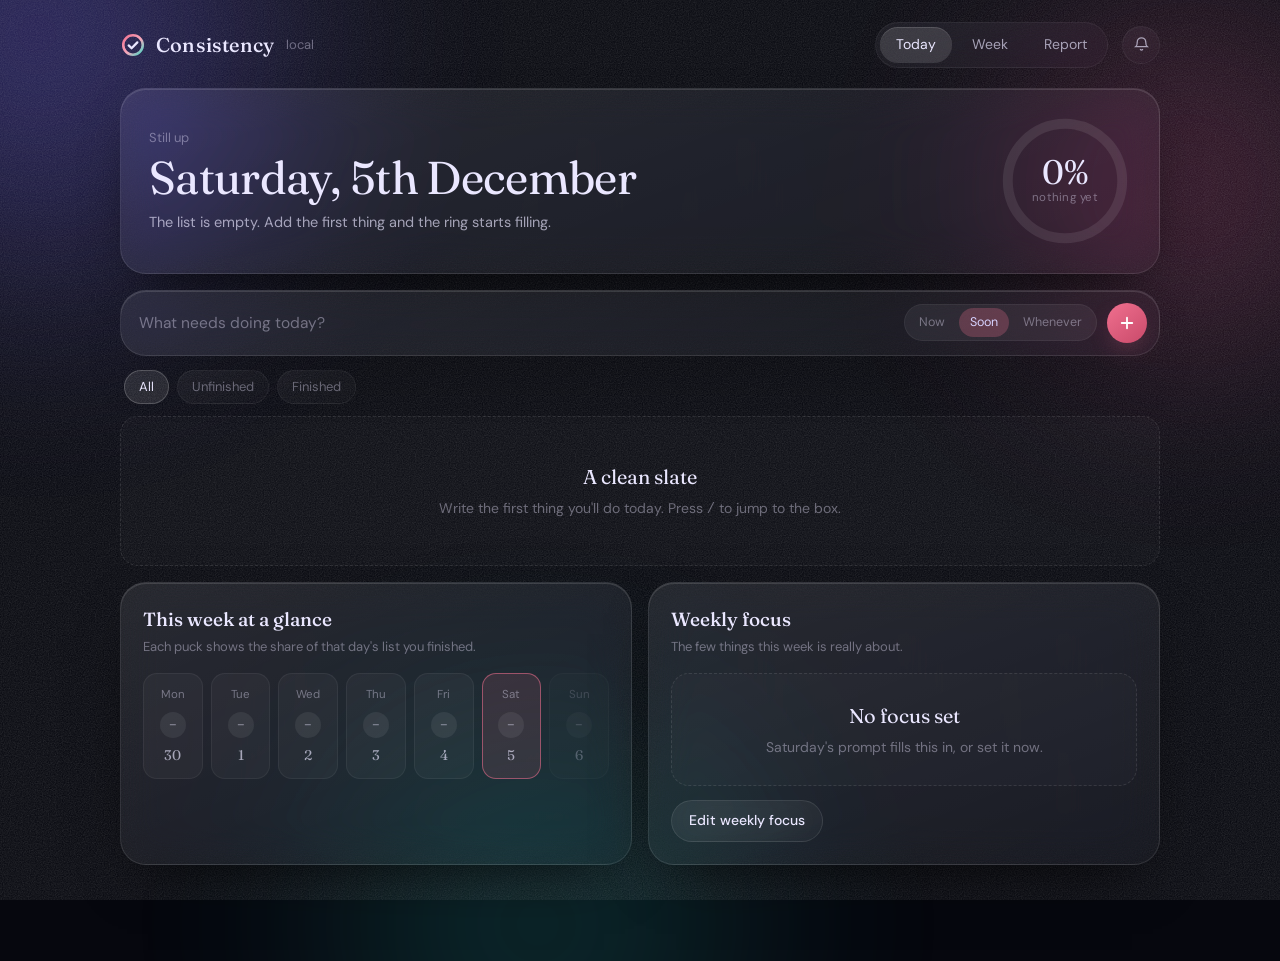
<file: index.html>
<!DOCTYPE html>
<html lang="en" data-theme="dark">
<head>
<meta charset="utf-8">
<meta name="viewport" content="width=device-width, initial-scale=1, viewport-fit=cover">
<title>Consistency — daily tasks</title>
<link rel="manifest" href="./manifest.json">
<link rel="icon" href="./icon-192.png">
<link rel="apple-touch-icon" href="./apple-touch-icon.png">
<meta name="theme-color" content="#06070E">
<meta name="apple-mobile-web-app-capable" content="yes">
<meta name="apple-mobile-web-app-status-bar-style" content="black-translucent">
<meta name="apple-mobile-web-app-title" content="Consistency">

<link rel="preconnect" href="https://fonts.googleapis.com">
<link rel="preconnect" href="https://fonts.gstatic.com" crossorigin>
<link href="https://fonts.googleapis.com/css2?family=Fraunces:opsz,wght@9..144,300;9..144,400;9..144,500;9..144,600&family=DM+Sans:opsz,wght@9..40,400;9..40,500;9..40,700&display=swap" rel="stylesheet">
<style>
:root{
  --bg:#06070E;
  --ink:#EAE7FF;
  --ink-2:rgba(234,231,255,.66);
  --ink-3:rgba(234,231,255,.40);
  --line:rgba(255,255,255,.10);
  --line-2:rgba(255,255,255,.055);
  --peri:#8B8CFF;
  --peri-2:#B7A6FF;
  --peri-deep:#6E5BFF;
  --peri-rgb:139,140,255;
  --teal:#3FD8C6;
  --rose:#FF78B4;
  --amber:#FFB449;
  --glass:linear-gradient(158deg,rgba(255,255,255,.085),rgba(255,255,255,.025));
  --glass-soft:linear-gradient(158deg,rgba(255,255,255,.055),rgba(255,255,255,.015));
  --blur:blur(22px) saturate(150%);
  --r-lg:26px; --r-md:18px; --r-sm:12px;
  --shadow:0 24px 60px -28px rgba(0,0,0,.85);
  --inset:inset 0 1px 0 rgba(255,255,255,.13);
  box-sizing:border-box;
  padding-top:env(safe-area-inset-top,0px);
  padding-bottom:env(safe-area-inset-bottom,0px);
  color-scheme:dark;
}
*,*::before,*::after{box-sizing:inherit}
html{scroll-padding-top:env(safe-area-inset-top,0px);-webkit-text-size-adjust:100%}
body{
  margin:0;background:var(--bg);color:var(--ink);
  font-family:"DM Sans",ui-sans-serif,system-ui,-apple-system,"Segoe UI",sans-serif;
  font-size:15px;line-height:1.55;min-height:100%;
  -webkit-font-smoothing:antialiased;overflow-x:hidden;
}
button,input,select,textarea{font:inherit;color:inherit}
button{cursor:pointer;background:none;border:0}
:focus-visible{outline:2px solid var(--peri-2);outline-offset:3px;border-radius:8px}

/* ---------- aurora ---------- */
.aurora{position:fixed;inset:-20vh -10vw;z-index:-1;pointer-events:none;filter:blur(90px);opacity:.75}
.aurora i{position:absolute;display:block;border-radius:50%}
.b1{width:52vw;height:52vw;left:-8vw;top:-6vh;background:radial-gradient(circle at 40% 40%,rgba(112,96,255,.55),transparent 65%)}
.b2{width:46vw;height:46vw;right:-6vw;top:8vh;background:radial-gradient(circle at 50% 50%,rgba(255,88,160,.36),transparent 65%)}
.b3{width:60vw;height:44vw;left:22vw;bottom:-14vh;background:radial-gradient(circle at 50% 50%,rgba(40,200,190,.30),transparent 66%)}
.grain{position:fixed;inset:0;z-index:-1;pointer-events:none;opacity:.35;
  background-image:url("data:image/svg+xml;utf8,<svg xmlns='http://www.w3.org/2000/svg' width='160' height='160'><filter id='n'><feTurbulence type='fractalNoise' baseFrequency='.85' numOctaves='3'/><feColorMatrix type='saturate' values='0'/></filter><rect width='160' height='160' filter='url(%23n)' opacity='.5'/></svg>")}
@media (prefers-reduced-motion:no-preference){
  .b1{animation:drift1 34s ease-in-out infinite alternate}
  .b2{animation:drift2 41s ease-in-out infinite alternate}
  .b3{animation:drift3 47s ease-in-out infinite alternate}
}
@keyframes drift1{to{transform:translate3d(6vw,5vh,0) scale(1.12)}}
@keyframes drift2{to{transform:translate3d(-5vw,7vh,0) scale(1.08)}}
@keyframes drift3{to{transform:translate3d(4vw,-6vh,0) scale(1.1)}}

/* ---------- glass ---------- */
.glass{background:var(--glass);backdrop-filter:var(--blur);-webkit-backdrop-filter:var(--blur);
  border:1px solid var(--line);border-radius:var(--r-lg);box-shadow:var(--shadow),var(--inset)}

.wrap{max-width:1080px;margin:0 auto;padding:22px 20px 96px}

/* ---------- top bar ---------- */
.top{display:flex;align-items:center;gap:14px;margin-bottom:20px;flex-wrap:wrap}
.mark{display:flex;align-items:center;gap:10px;margin-right:auto}
.mark svg{width:26px;height:26px;flex:none}
.mark b{font-family:"Fraunces",Georgia,serif;font-weight:500;font-size:20px;letter-spacing:.01em}
.mark span{color:var(--ink-3);font-size:13px;margin-left:2px}
.tabs{display:flex;gap:4px;padding:4px;border-radius:999px;background:var(--glass-soft);
  backdrop-filter:var(--blur);-webkit-backdrop-filter:var(--blur);border:1px solid var(--line-2)}
.tabs button{padding:7px 16px;border-radius:999px;font-size:14px;color:var(--ink-2);transition:color .18s,background .18s}
.tabs button[aria-selected="true"]{background:rgba(255,255,255,.12);color:var(--ink);box-shadow:var(--inset)}
.icon-btn{width:38px;height:38px;border-radius:50%;display:grid;place-items:center;color:var(--ink-2);
  background:var(--glass-soft);border:1px solid var(--line-2);backdrop-filter:var(--blur);transition:color .18s,border-color .18s}
.icon-btn:hover{color:var(--ink);border-color:var(--line)}
.icon-btn svg{width:17px;height:17px}

/* ---------- hero ---------- */
.hero{padding:26px 28px;display:flex;gap:26px;align-items:center;margin-bottom:16px}
.hero-txt{min-width:0;flex:1}
.eyebrow{color:var(--ink-3);font-size:13px;margin:0 0 6px}
.date{font-family:"Fraunces",Georgia,serif;font-weight:400;font-size:clamp(30px,6vw,46px);
  line-height:1.03;letter-spacing:-.015em;margin:0 0 10px}
.hero-sub{margin:0;color:var(--ink-2);font-size:14.5px;max-width:46ch}
.hero-sub b{color:var(--ink);font-weight:500}
.ring{position:relative;flex:none;width:132px;height:132px}
.ring svg{transform:rotate(-90deg);width:100%;height:100%}
.ring circle{fill:none;stroke-linecap:round}
.ring .track{stroke:rgba(255,255,255,.09);stroke-width:9}
.ring .fill{stroke:url(#ringgrad);stroke-width:9;transition:stroke-dashoffset .6s cubic-bezier(.22,1,.36,1)}
.ring-num{position:absolute;inset:0;display:grid;place-content:center;text-align:center}
.ring-num b{font-family:"Fraunces",Georgia,serif;font-weight:400;font-size:34px;line-height:1;display:block}
.ring-num small{color:var(--ink-3);font-size:11.5px;letter-spacing:.02em}
@media(max-width:620px){.hero{flex-direction:column-reverse;align-items:flex-start;padding:22px}
  .ring{width:104px;height:104px}.ring-num b{font-size:27px}}

/* ---------- ritual banner ---------- */
.ritual{display:none;gap:16px;align-items:center;padding:18px 22px;margin-bottom:16px;
  border-color:rgba(255,180,73,.32);
  background:linear-gradient(158deg,rgba(255,180,73,.17),rgba(255,180,73,.05))}
.ritual.show{display:flex}
.nudge{display:none;gap:12px;align-items:center;padding:12px 18px;margin-bottom:16px;border-radius:16px;
  border-color:var(--line);background:var(--glass-soft)}
.nudge.show{display:flex}
.nudge p{margin:0;font-size:13.5px;color:var(--ink-2);flex:1;min-width:0}
.nudge p b{color:var(--ink);font-weight:500}
.nudge .acts{display:flex;gap:8px;flex:none}
.nudge .btn{padding:7px 14px;font-size:13px}
@media(max-width:560px){.nudge{flex-wrap:wrap}.nudge .acts{width:100%}.nudge .acts .btn{flex:1}}
.ritual .dot{width:34px;height:34px;border-radius:50%;flex:none;display:grid;place-items:center;
  background:rgba(255,180,73,.18);color:var(--amber)}
.ritual .dot svg{width:17px;height:17px}
.ritual p{margin:0;font-size:14.5px}
.ritual p b{display:block;font-family:"Fraunces",Georgia,serif;font-weight:500;font-size:17px;margin-bottom:1px}
.ritual p span{color:var(--ink-2)}
.ritual .acts{margin-left:auto;display:flex;gap:8px;flex:none}
@media(max-width:620px){.ritual{flex-wrap:wrap}.ritual .acts{margin-left:0;width:100%}}
.ritual.dusk{border-color:rgba(63,216,198,.28);background:linear-gradient(158deg,rgba(63,216,198,.15),rgba(63,216,198,.04))}
.ritual.dusk .dot{background:rgba(63,216,198,.16);color:var(--teal)}
.btn-teal{background:linear-gradient(140deg,var(--teal),#22A79C);border-color:transparent;color:#04211E;font-weight:700;
  box-shadow:0 10px 28px -12px rgba(63,216,198,.75)}

/* carry-over prompt */
.carry{display:none;padding:18px 20px;margin-bottom:14px;border-color:rgba(255,180,73,.26);
  background:linear-gradient(158deg,rgba(255,180,73,.12),rgba(255,255,255,.02))}
.carry.show{display:block}
.carry h4{margin:0 0 2px;font-family:"Fraunces",Georgia,serif;font-weight:500;font-size:17px}
.carry .hint{margin:0 0 13px;color:var(--ink-2);font-size:13.5px}
.carry-list{display:flex;flex-direction:column;gap:6px;margin-bottom:14px;max-height:230px;overflow-y:auto}
.carry-item{display:flex;align-items:center;gap:11px;padding:9px 12px;border-radius:12px;
  border:1px solid var(--line-2);background:rgba(255,255,255,.04);font-size:14.5px}
.carry-item .check{width:20px;height:20px;border-radius:6px}
.carry-item.on .check{background:linear-gradient(140deg,var(--amber),#F08A2E);border-color:transparent}
.carry-item.on .check svg{stroke-dashoffset:0}
.carry-item:not(.on) span{opacity:.5;text-decoration:line-through;text-decoration-color:rgba(234,231,255,.35)}
.carry-item span{flex:1;min-width:0;word-break:break-word}
.carry-acts{display:flex;gap:9px;flex-wrap:wrap}

.note{width:100%;min-height:92px;resize:vertical;padding:13px 15px;border-radius:14px;
  border:1px solid var(--line-2);background:rgba(255,255,255,.05);outline:none;font-size:15px;line-height:1.5}
.note::placeholder{color:var(--ink-3)}
.review-open{margin:0 0 10px;padding:0;list-style:none;display:flex;flex-wrap:wrap;gap:6px}
.review-open li{font-size:12.5px;padding:3px 9px;border-radius:999px;background:rgba(255,255,255,.055);
  border:1px solid var(--line-2);color:var(--ink-2)}
.saved-note{margin-top:16px;padding:14px 16px;border-radius:14px;border:1px solid rgba(63,216,198,.22);
  background:rgba(63,216,198,.07);font-size:14px;line-height:1.55;white-space:pre-wrap}
.saved-note em{display:block;font-style:normal;color:var(--ink-3);font-size:12px;margin-bottom:5px}

/* ---------- buttons ---------- */
.btn{padding:9px 17px;border-radius:999px;font-size:14px;font-weight:500;border:1px solid var(--line);
  background:var(--glass-soft);backdrop-filter:var(--blur);transition:transform .15s,border-color .18s,background .18s}
.btn:hover{border-color:rgba(255,255,255,.22)}
.btn:active{transform:scale(.97)}
.btn-primary{background:linear-gradient(140deg,var(--peri),var(--peri-deep));border-color:transparent;color:#fff;
  box-shadow:0 10px 28px -12px rgba(var(--peri-rgb),.75)}
.btn-amber{background:linear-gradient(140deg,var(--amber),#F08A2E);border-color:transparent;color:#2A1600;
  box-shadow:0 10px 28px -12px rgba(255,170,60,.8);font-weight:700}
.btn-ghost{color:var(--ink-2)}

/* ---------- compose ---------- */
.compose{padding:12px 12px 12px 18px;display:flex;gap:10px;align-items:center;margin-bottom:14px}
.compose input[type=text]{flex:1;min-width:0;background:none;border:0;font-size:15.5px;padding:8px 0}
.compose input::placeholder{color:var(--ink-3)}
.seg{display:flex;gap:3px;padding:3px;border-radius:999px;background:rgba(255,255,255,.06);border:1px solid var(--line-2);flex:none}
.seg button{padding:5px 11px;border-radius:999px;font-size:12.5px;color:var(--ink-3);transition:.16s}
.seg button[aria-pressed="true"]{color:var(--ink);background:rgba(255,255,255,.12)}
.seg button[data-p="now"][aria-pressed="true"]{color:#FFD9E7;background:rgba(255,120,180,.24)}
.seg button[data-p="soon"][aria-pressed="true"]{color:#D7D3FF;background:rgba(var(--peri-rgb),.26)}
.seg button[data-p="idle"][aria-pressed="true"]{color:#BFF4ED;background:rgba(63,216,198,.2)}
.add-btn{width:40px;height:40px;border-radius:50%;flex:none;display:grid;place-items:center;
  background:linear-gradient(140deg,var(--peri),var(--peri-deep));color:#fff;box-shadow:0 10px 26px -12px rgba(var(--peri-rgb),.8);transition:transform .15s}
.add-btn:active{transform:scale(.93)}
.add-btn svg{width:18px;height:18px}
@media(max-width:620px){.compose{flex-wrap:wrap;padding:14px}.compose input[type=text]{width:100%;flex:1 0 100%}}

/* ---------- filters ---------- */
.filters{display:flex;align-items:center;gap:8px;margin:0 4px 12px;flex-wrap:wrap}
.chip{padding:6px 14px;border-radius:999px;font-size:13px;color:var(--ink-3);border:1px solid var(--line-2);
  background:var(--glass-soft);transition:.16s}
.chip[aria-pressed="true"]{color:var(--ink);border-color:rgba(255,255,255,.2);background:rgba(255,255,255,.1)}
.filters .spacer{margin-left:auto}
.mini{font-size:13px;color:var(--ink-3)}

/* ---------- task list ---------- */
.list{display:flex;flex-direction:column;gap:9px}
.task{display:flex;align-items:flex-start;gap:14px;padding:15px 16px;border-radius:var(--r-md);
  background:var(--glass-soft);backdrop-filter:var(--blur);-webkit-backdrop-filter:var(--blur);
  border:1px solid var(--line-2);box-shadow:var(--inset);transition:border-color .2s,background .2s,opacity .25s}
.task:hover{border-color:var(--line)}
.task.done{opacity:.5}
.task .bar{width:3px;align-self:stretch;border-radius:3px;flex:none;margin:1px 2px 1px -4px}
.p-now .bar{background:var(--rose)} .p-soon .bar{background:var(--peri)} .p-idle .bar{background:var(--teal)}
.check{width:23px;height:23px;border-radius:8px;flex:none;margin-top:1px;border:1.5px solid rgba(255,255,255,.28);
  display:grid;place-items:center;transition:.2s}
.check svg{width:13px;height:13px;stroke-dasharray:22;stroke-dashoffset:22;transition:stroke-dashoffset .3s ease .05s}
.task.done .check{background:linear-gradient(140deg,var(--peri),var(--peri-deep));border-color:transparent}
.task.done .check svg{stroke-dashoffset:0}
.task:not(.done) .check:hover{border-color:var(--peri-2);background:rgba(var(--peri-rgb),.14)}
.body{flex:1;min-width:0}
.txt{font-size:15px;word-break:break-word;border-radius:6px;padding:1px 3px;margin:-1px -3px}
.task.done .txt{text-decoration:line-through;text-decoration-color:rgba(234,231,255,.45)}
.txt[contenteditable="true"]{background:rgba(255,255,255,.08);outline:none}
.meta{display:flex;gap:8px;align-items:center;margin-top:4px;font-size:12px;color:var(--ink-3);flex-wrap:wrap}
.tag{padding:2px 8px;border-radius:999px;background:rgba(255,255,255,.08);border:1px solid var(--line-2)}
.tag.carry{color:var(--amber);border-color:rgba(255,180,73,.3);background:rgba(255,180,73,.12)}
.kill{width:30px;height:30px;border-radius:50%;flex:none;display:grid;place-items:center;color:var(--ink-3);
  opacity:0;transition:.18s}
.task:hover .kill,.task:focus-within .kill{opacity:1}
.kill:hover{color:var(--rose);background:rgba(255,120,180,.14)}
.kill svg{width:15px;height:15px}
@media(hover:none){.kill{opacity:1}}

.empty{padding:44px 24px;text-align:center;border-radius:var(--r-md);border:1px dashed var(--line);background:rgba(255,255,255,.02)}
.empty b{display:block;font-family:"Fraunces",Georgia,serif;font-weight:400;font-size:20px;margin-bottom:5px}
.empty span{color:var(--ink-3);font-size:14px}

/* ---------- panels / grid ---------- */
.grid{display:grid;gap:16px;grid-template-columns:repeat(auto-fit,minmax(290px,1fr));margin-top:16px}
.panel{padding:22px}
.panel h3{margin:0 0 3px;font-family:"Fraunces",Georgia,serif;font-weight:500;font-size:19px}
.panel .hint{margin:0 0 16px;color:var(--ink-3);font-size:13px}
.section-head{display:flex;align-items:baseline;gap:12px;margin:26px 4px 12px}
.section-head h2{margin:0;font-family:"Fraunces",Georgia,serif;font-weight:400;font-size:24px}
.section-head p{margin:0;color:var(--ink-3);font-size:13px}

/* week strip */
.week-strip{display:grid;grid-template-columns:repeat(7,1fr);gap:8px}
.wday{padding:12px 4px 11px;border-radius:14px;text-align:center;border:1px solid var(--line-2);
  background:rgba(255,255,255,.035);transition:.2s}
.wday.today{border-color:rgba(var(--peri-rgb),.55);background:rgba(var(--peri-rgb),.12)}
.wday.future{opacity:.42}
.wday em{display:block;font-style:normal;font-size:11.5px;color:var(--ink-3);margin-bottom:8px}
.wday .puck{width:26px;height:26px;margin:0 auto;border-radius:50%;display:grid;place-items:center;
  font-size:11px;font-weight:700;color:var(--bg);background:rgba(255,255,255,.1);position:relative}
.wday .puck.none{color:var(--ink-3);background:rgba(255,255,255,.07)}
.wday b{display:block;margin-top:7px;font-family:"Fraunces",Georgia,serif;font-weight:400;font-size:14px;color:var(--ink-2)}

/* focus list */
.focus{display:flex;flex-direction:column;gap:8px;margin-bottom:14px}
.focus-row{display:flex;align-items:center;gap:12px;padding:11px 14px;border-radius:14px;
  border:1px solid rgba(255,180,73,.16);background:rgba(255,180,73,.06);transition:.2s}
.focus-row.done{opacity:.5}
.focus-row .check{border-radius:50%;width:21px;height:21px}
.focus-row.done .check{background:linear-gradient(140deg,var(--amber),#F08A2E);border-color:transparent}
.focus-row span{flex:1;font-size:14.5px}
.focus-row.done span{text-decoration:line-through}

/* stats */
.stats{display:grid;gap:10px;grid-template-columns:repeat(auto-fit,minmax(132px,1fr))}
.stat{padding:16px;border-radius:var(--r-md);background:var(--glass-soft);border:1px solid var(--line-2);box-shadow:var(--inset)}
.stat b{display:block;font-family:"Fraunces",Georgia,serif;font-weight:400;font-size:30px;line-height:1.1;letter-spacing:-.01em}
.stat span{color:var(--ink-3);font-size:12.5px}
.stat.accent b{background:linear-gradient(120deg,var(--peri-2),var(--teal));-webkit-background-clip:text;background-clip:text;color:transparent}

/* chart */
.chart-scroll{overflow-x:auto;padding-bottom:4px}
.chart{display:flex;align-items:flex-end;gap:7px;height:150px;min-width:380px}
.col{flex:1;display:flex;flex-direction:column;justify-content:flex-end;align-items:center;gap:7px;height:100%}
.col .stack{width:100%;max-width:26px;height:100%;display:flex;flex-direction:column;justify-content:flex-end;
  border-radius:8px;overflow:hidden;background:rgba(255,255,255,.05)}
.col .filled{background:linear-gradient(180deg,var(--peri-2),var(--peri-deep));border-radius:8px 8px 0 0;min-height:3px;
  transition:height .5s cubic-bezier(.22,1,.36,1)}
.col .rest{background:rgba(255,255,255,.07)}
.col em{font-style:normal;font-size:10.5px;color:var(--ink-3);white-space:nowrap}
.legend{display:flex;gap:16px;margin-top:14px;font-size:12.5px;color:var(--ink-3);flex-wrap:wrap}
.legend i{width:9px;height:9px;border-radius:3px;display:inline-block;margin-right:6px;vertical-align:1px}

/* log */
.log{display:flex;flex-direction:column;gap:2px;max-height:340px;overflow-y:auto;margin:-4px -6px;padding:4px 6px}
.log-day{padding:12px 4px;border-bottom:1px solid var(--line-2)}
.log-day:last-child{border-bottom:0}
.log-head{display:flex;align-items:baseline;gap:10px}
.log-head b{font-family:"Fraunces",Georgia,serif;font-weight:400;font-size:15px}
.log-head span{color:var(--ink-3);font-size:12.5px;margin-left:auto}
.log-items{margin:7px 0 0;padding:0;list-style:none;display:flex;flex-wrap:wrap;gap:6px}
.log-items li{font-size:12.5px;padding:3px 9px;border-radius:999px;background:rgba(255,255,255,.055);
  border:1px solid var(--line-2);color:var(--ink-2)}
.log-items li.ok{color:var(--ink);border-color:rgba(var(--peri-rgb),.3);background:rgba(var(--peri-rgb),.13)}

/* dialog */
dialog{border:0;padding:0;background:none;color:var(--ink);max-width:min(520px,92vw);width:100%}
dialog::backdrop{background:rgba(3,4,10,.72);backdrop-filter:blur(6px)}
.sheet{padding:26px}
.sheet h3{margin:0 0 4px;font-family:"Fraunces",Georgia,serif;font-weight:500;font-size:23px}
.sheet .hint{margin:0 0 18px;color:var(--ink-2);font-size:14px}
.field{display:flex;align-items:center;gap:11px;padding:10px 14px;border-radius:14px;margin-bottom:9px;
  border:1px solid var(--line-2);background:rgba(255,255,255,.05)}
.field em{font-style:normal;color:var(--ink-3);font-size:13px;width:14px;flex:none;font-family:"Fraunces",serif}
.field input{flex:1;min-width:0;background:none;border:0;outline:none;font-size:15px}
.field input::placeholder{color:var(--ink-3)}
.sheet-acts{display:flex;gap:9px;justify-content:flex-end;margin-top:18px;flex-wrap:wrap}
.settings-row{display:flex;align-items:center;gap:12px;padding:13px 0;border-bottom:1px solid var(--line-2)}
.settings-row:last-of-type{border-bottom:0}
.settings-row div{flex:1;min-width:0}
.settings-row b{display:block;font-weight:500;font-size:14.5px}
.settings-row small{color:var(--ink-3);font-size:12.5px;display:block;line-height:1.45}

/* toast */
.toast{position:fixed;left:50%;transform:translate(-50%,20px);bottom:calc(22px + env(safe-area-inset-bottom,0px));
  padding:12px 20px;border-radius:999px;font-size:14px;opacity:0;pointer-events:none;transition:.28s;z-index:60;
  background:var(--glass);backdrop-filter:var(--blur);border:1px solid var(--line);box-shadow:var(--shadow)}
.toast.show{opacity:1;transform:translate(-50%,0)}
.hide{display:none !important}
::-webkit-scrollbar{width:9px;height:9px}
::-webkit-scrollbar-thumb{background:rgba(255,255,255,.13);border-radius:9px}
::-webkit-scrollbar-track{background:transparent}
</style>
</head>
<body>
<div class="aurora"><i class="b1"></i><i class="b2"></i><i class="b3"></i></div>
<div class="grain"></div>

<svg width="0" height="0" style="position:absolute" aria-hidden="true"><defs>
  <linearGradient id="ringgrad" x1="0" y1="0" x2="1" y2="1">
    <stop offset="0%" style="stop-color:var(--peri)"/><stop offset="55%" style="stop-color:var(--peri-2)"/><stop offset="100%" style="stop-color:var(--teal)"/>
  </linearGradient>
</defs></svg>

<div class="wrap">
  <header class="top">
    <div class="mark">
      <svg viewBox="0 0 24 24" fill="none" aria-hidden="true">
        <circle cx="12" cy="12" r="9" stroke="url(#ringgrad)" stroke-width="2.4"/>
        <path d="M8 12.4l2.7 2.6L16 9.6" stroke="#EAE7FF" stroke-width="2.1" stroke-linecap="round" stroke-linejoin="round"/>
      </svg>
      <b>Consistency</b><span id="syncNote">local</span>
    </div>
    <nav class="tabs" role="tablist" aria-label="Sections">
      <button role="tab" data-view="today" aria-selected="true">Today</button>
      <button role="tab" data-view="week" aria-selected="false">Week</button>
      <button role="tab" data-view="report" aria-selected="false">Report</button>
    </nav>
    <button class="icon-btn" id="openSettings" title="Reminders and data" aria-label="Reminders and data">
      <svg viewBox="0 0 24 24" fill="none" stroke="currentColor" stroke-width="1.8" stroke-linecap="round">
        <path d="M18 8.5a6 6 0 10-12 0c0 5-2 6.5-2 6.5h16s-2-1.5-2-6.5z"/><path d="M10.4 19a1.9 1.9 0 003.2 0"/>
      </svg>
    </button>
  </header>

  <section class="glass nudge" id="notifNudge">
    <p><b>Turn on notifications</b> so the Saturday and Sunday reminders actually reach you — they only fire while this is open, so this is the one setting worth switching on now.</p>
    <div class="acts">
      <button class="btn btn-primary" id="nudgeEnable">Turn on</button>
      <button class="btn btn-ghost" id="nudgeDismiss">Not now</button>
    </div>
  </section>

  <section class="glass hero">
    <div class="hero-txt">
      <p class="eyebrow" id="greeting">Good morning</p>
      <h1 class="date" id="dateLine">Today</h1>
      <p class="hero-sub" id="heroSub">Loading your day…</p>
    </div>
    <div class="ring" aria-hidden="true">
      <svg viewBox="0 0 120 120">
        <circle class="track" cx="60" cy="60" r="52"/>
        <circle class="fill" id="ringFill" cx="60" cy="60" r="52" stroke-dasharray="326.7" stroke-dashoffset="326.7"/>
      </svg>
      <div class="ring-num"><b id="ringPct">0%</b><small id="ringSub">nothing yet</small></div>
    </div>
  </section>

  <section class="glass ritual" id="ritual">
    <span class="dot"><svg viewBox="0 0 24 24" fill="none" stroke="currentColor" stroke-width="1.9" stroke-linecap="round">
      <path d="M12 3v3M12 18v3M3 12h3M18 12h3M5.6 5.6l2.1 2.1M16.3 16.3l2.1 2.1M18.4 5.6l-2.1 2.1M7.7 16.3l-2.1 2.1"/></svg></span>
    <p><b>It's Saturday past 11</b><span id="ritualSub">Set the handful of things that matter for the week ahead.</span></p>
    <div class="acts">
      <button class="btn btn-amber" id="ritualGo">Plan the week</button>
      <button class="btn btn-ghost" id="ritualLater">Not now</button>
    </div>
  </section>

  <section class="glass ritual dusk" id="review">
    <span class="dot"><svg viewBox="0 0 24 24" fill="none" stroke="currentColor" stroke-width="1.9" stroke-linecap="round" stroke-linejoin="round">
      <path d="M21 12.8A9 9 0 1111.2 3a7 7 0 009.8 9.8z"/></svg></span>
    <p><b>Sunday night</b><span>Look back at the week before it closes — it takes a minute.</span></p>
    <div class="acts">
      <button class="btn btn-teal" id="reviewGo">Review the week</button>
      <button class="btn btn-ghost" id="reviewLater">Not now</button>
    </div>
  </section>

  <!-- TODAY -->
  <div id="view-today">
    <form class="glass compose" id="composer">
      <input type="text" id="taskInput" placeholder="What needs doing today?" autocomplete="off" maxlength="180" aria-label="New task">
      <div class="seg" role="group" aria-label="Priority">
        <button type="button" data-p="now" aria-pressed="false">Now</button>
        <button type="button" data-p="soon" aria-pressed="true">Soon</button>
        <button type="button" data-p="idle" aria-pressed="false">Whenever</button>
      </div>
      <button class="add-btn" type="submit" aria-label="Add task">
        <svg viewBox="0 0 24 24" fill="none" stroke="currentColor" stroke-width="2.4" stroke-linecap="round"><path d="M12 5v14M5 12h14"/></svg>
      </button>
    </form>

    <div class="filters">
      <button class="chip" data-f="all" aria-pressed="true">All</button>
      <button class="chip" data-f="active" aria-pressed="false">Unfinished</button>
      <button class="chip" data-f="done" aria-pressed="false">Finished</button>
      <span class="spacer"></span>
      <button class="chip hide" id="clearDone">Clear finished</button>
    </div>

    <section class="glass carry" id="carryCard">
      <h4 id="carryTitle">Unfinished from yesterday</h4>
      <p class="hint">Pick what still matters. Anything you leave stays in that day's record.</p>
      <div class="carry-list" id="carryList"></div>
      <div class="carry-acts">
        <button class="btn btn-primary" id="carryBring">Bring forward</button>
        <button class="btn btn-ghost" id="carrySkip">Start fresh</button>
      </div>
    </section>

    <div class="list" id="taskList"></div>

    <div class="grid">
      <section class="glass panel">
        <h3>This week at a glance</h3>
        <p class="hint">Each puck shows the share of that day's list you finished.</p>
        <div class="week-strip" id="miniWeek"></div>
      </section>
      <section class="glass panel">
        <h3>Weekly focus</h3>
        <p class="hint" id="focusHint">The few things this week is really about.</p>
        <div class="focus" id="focusMini"></div>
        <button class="btn" id="editFocus">Edit weekly focus</button>
      </section>
    </div>
  </div>

  <!-- WEEK -->
  <div id="view-week" class="hide">
    <section class="glass panel">
      <h3 id="weekTitle">This week</h3>
      <p class="hint" id="weekRange"></p>
      <div class="week-strip" id="bigWeek"></div>
    </section>
    <div class="grid">
      <section class="glass panel">
        <h3>Weekly focus</h3>
        <p class="hint">Set every Saturday after 11am. Tick them off as the week goes.</p>
        <div class="focus" id="focusFull"></div>
        <button class="btn btn-amber" id="editFocus2">Edit weekly focus</button>
      </section>
      <section class="glass panel">
        <h3>Week totals</h3>
        <p class="hint">Monday through Sunday.</p>
        <div class="stats" id="weekStats"></div>
        <div id="reviewNote"></div>
      </section>
    </div>
  </div>

  <!-- REPORT -->
  <div id="view-report" class="hide">
    <section class="glass panel">
      <h3>Last 14 days</h3>
      <p class="hint">Filled bars are tasks you finished; the pale remainder is what stayed open.</p>
      <div class="chart-scroll"><div class="chart" id="chart"></div></div>
      <div class="legend">
        <span><i style="background:linear-gradient(180deg,var(--peri-2),var(--peri-deep))"></i>Finished</span>
        <span><i style="background:rgba(255,255,255,.12)"></i>Left open</span>
      </div>
    </section>
    <div class="section-head"><h2>The numbers</h2><p>Everything you've logged so far</p></div>
    <div class="stats" id="allStats"></div>
    <div class="grid">
      <section class="glass panel">
        <h3>Daily log</h3>
        <p class="hint">Your most recent days, newest first.</p>
        <div class="log" id="log"></div>
      </section>
      <section class="glass panel">
        <h3>Where the work sits</h3>
        <p class="hint">Finished tasks split by how urgent they were when you added them.</p>
        <div class="stats" id="prioStats"></div>
        <div style="margin-top:16px"><button class="btn" id="exportBtn">Export my data</button></div>
      </section>
    </div>
  </div>
</div>

<!-- weekly focus dialog -->
<dialog id="focusDialog">
  <form method="dialog" class="glass sheet">
    <h3>Plan the week</h3>
    <p class="hint" id="focusDialogRange">Five slots, and you don't have to fill them all.</p>
    <div id="focusFields"></div>
    <div class="sheet-acts">
      <button class="btn btn-ghost" value="cancel">Cancel</button>
      <button class="btn btn-amber" value="save" id="focusSave">Save the week</button>
    </div>
  </form>
</dialog>

<!-- sunday review dialog -->
<dialog id="reviewDialog">
  <form method="dialog" class="glass sheet">
    <h3>How the week went</h3>
    <p class="hint" id="reviewRange"></p>
    <div class="stats" id="reviewStats" style="margin-bottom:16px"></div>
    <div id="reviewLeft"></div>
    <textarea class="note" id="reviewText" maxlength="1200" placeholder="What went well, what got in the way, what you'd change next week."></textarea>
    <div class="sheet-acts">
      <button class="btn btn-ghost" value="cancel">Cancel</button>
      <button class="btn btn-teal" value="save">Save review</button>
    </div>
  </form>
</dialog>

<!-- settings dialog -->
<dialog id="settingsDialog">
  <form method="dialog" class="glass sheet">
    <h3>Reminders and data</h3>
    <p class="hint">Two nudges a week: Saturday from 11am to plan, Sunday from 8pm to look back. These only reach you while this page is open in a tab or installed window — there's no background server sending them, so it's worth keeping a tab open or pinned around those times. On iPhone, notifications only work once you've added this to your Home Screen.</p>
    <div class="settings-row">
      <div><b>System notifications</b><small id="notifState">Checking…</small></div>
      <button class="btn" type="button" id="notifBtn">Turn on</button>
    </div>
    <div class="settings-row">
      <div><b>In-app reminders</b><small>Always on. An amber banner on Saturday to plan the week, a teal one on Sunday night to review it.</small></div>
    </div>
    <div class="settings-row">
      <div><b>Storage</b><small id="storeState">Checking…</small></div>
    </div>
    <div class="sheet-acts"><button class="btn" value="close">Done</button></div>
  </form>
</dialog>

<div class="toast" id="toast" role="status" aria-live="polite"></div>

<script>
(function(){
"use strict";

/* ---------------- helpers ---------------- */
const $ = s => document.querySelector(s);
const $$ = s => Array.from(document.querySelectorAll(s));
const DAY_NAMES = ["Sunday","Monday","Tuesday","Wednesday","Thursday","Friday","Saturday"];
const MONTHS = ["January","February","March","April","May","June","July","August","September","October","November","December"];
const PRIOS = {now:"Now", soon:"Soon", idle:"Whenever"};

function keyOf(d){
  return d.getFullYear()+"-"+String(d.getMonth()+1).padStart(2,"0")+"-"+String(d.getDate()).padStart(2,"0");
}
function fromKey(k){ const p=k.split("-"); return new Date(+p[0], +p[1]-1, +p[2]); }
function todayKey(){ return keyOf(new Date()); }
function mondayOf(d){
  const x = new Date(d.getFullYear(), d.getMonth(), d.getDate());
  const shift = (x.getDay()+6)%7;           // Monday = 0
  x.setDate(x.getDate()-shift);
  return x;
}
function weekKey(d){ return keyOf(mondayOf(d)); }
function uid(){ return Date.now().toString(36)+Math.random().toString(36).slice(2,7); }
function ordinal(n){ const s=["th","st","nd","rd"], v=n%100; return n+(s[(v-20)%10]||s[v]||s[0]); }
function escapeHtml(s){ return String(s).replace(/[&<>"']/g, c => ({"&":"&amp;","<":"&lt;",">":"&gt;",'"':"&quot;","'":"&#39;"}[c])); }

function toast(msg){
  const t = $("#toast"); t.textContent = msg; t.classList.add("show");
  clearTimeout(toast._t); toast._t = setTimeout(()=>t.classList.remove("show"), 2600);
}

/* ---------------- weekly palette ---------------- */
// A small curated set of accent triples (base / light / deep) that all read
// well on the dark glass background. One is chosen deterministically from
// the ISO week number, so every viewer sees the same hue for a given week,
// it stays put all week, and it rotates back on its own with no memory
// needed. Priority colours (rose for "Now", amber for the weekly rituals)
// stay fixed since they carry meaning; this only re-tints the brand icons —
// the mark, the progress ring, add/primary buttons, checkboxes, the chart.
const PALETTES = [
  {name:"Violet",  peri:"#8B8CFF", peri2:"#B7A6FF", deep:"#6E5BFF", teal:"#3FD8C6", rgb:"139,140,255"},
  {name:"Coral",   peri:"#FF8C66", peri2:"#FFC1A6", deep:"#E85F3C", teal:"#3FD8C6", rgb:"255,140,102"},
  {name:"Citrine", peri:"#E8C15C", peri2:"#F5DE9B", deep:"#C99B2E", teal:"#3FD8C6", rgb:"232,193,92"},
  {name:"Jade",    peri:"#3FCE93", peri2:"#8FE9BE", deep:"#25A876", teal:"#7FB2FF", rgb:"63,206,147"},
  {name:"Sky",     peri:"#4FC1F0", peri2:"#9BDEF7", deep:"#2E9BCB", teal:"#C6A6FF", rgb:"79,193,240"},
  {name:"Rosewood",peri:"#F0708F", peri2:"#F7A9BC", deep:"#C94A6A", teal:"#3FD8C6", rgb:"240,112,143"}
];
function isoWeekNumber(d){
  const dt = new Date(Date.UTC(d.getFullYear(), d.getMonth(), d.getDate()));
  const day = (dt.getUTCDay()+6)%7;               // Monday = 0
  dt.setUTCDate(dt.getUTCDate() - day + 3);        // nearest Thursday
  const firstThu = new Date(Date.UTC(dt.getUTCFullYear(),0,4));
  const firstDay = (firstThu.getUTCDay()+6)%7;
  firstThu.setUTCDate(firstThu.getUTCDate() - firstDay + 3);
  return 1 + Math.round((dt - firstThu) / (7*86400000));
}
let currentPaletteKey = null;
function applyWeeklyPalette(){
  const now = new Date();
  const key = now.getFullYear()+"-W"+isoWeekNumber(now);
  if(key === currentPaletteKey) return;
  currentPaletteKey = key;
  const idx = (isoWeekNumber(now) + now.getFullYear()) % PALETTES.length;
  const p = PALETTES[idx];
  const root = document.documentElement.style;
  root.setProperty("--peri", p.peri);
  root.setProperty("--peri-2", p.peri2);
  root.setProperty("--peri-deep", p.deep);
  root.setProperty("--peri-rgb", p.rgb);
  root.setProperty("--teal", p.teal);
}

/* ---------------- state ---------------- */
const state = { days:{}, weeks:{}, view:"today", filter:"all", prio:"soon", ready:false };
const LS_DAYS = "consistency.days.v1", LS_WEEKS = "consistency.weeks.v1", LS_FLAGS = "consistency.flags.v1";

let db = null;
const writeChain = new Map();
function queueWrite(path, fn){
  const prev = writeChain.get(path) || Promise.resolve();
  const next = prev.then(fn).catch(err => { console.warn("write failed", path, err); });
  writeChain.set(path, next);
  return next;
}

function lsRead(k, fallback){
  try { const v = localStorage.getItem(k); return v ? JSON.parse(v) : fallback; }
  catch(e){ return fallback; }
}
function lsWrite(k, v){ try { localStorage.setItem(k, JSON.stringify(v)); } catch(e){} }

const flags = lsRead(LS_FLAGS, {});
function setFlag(k,v){ flags[k]=v; lsWrite(LS_FLAGS, flags); }

/* ---------------- persistence ---------------- */
function saveDay(k){
  const day = state.days[k];
  if(!day) return;
  lsWrite(LS_DAYS, state.days);
  if(db) queueWrite("days/"+k, () => db.doc("days/"+k).set({date:k, tasks:day.tasks}));
}
function saveWeek(k){
  const w = state.weeks[k];
  if(!w) return;
  lsWrite(LS_WEEKS, state.weeks);
  if(db) queueWrite("weeks/"+k, () => db.doc("weeks/"+k).set({week:k, focus:w.focus, plannedAt:w.plannedAt||null, review:w.review||null}));
}

async function boot(){
  state.days  = lsRead(LS_DAYS, {})  || {};
  state.weeks = lsRead(LS_WEEKS, {}) || {};
  state.ready = true;
  applyWeeklyPalette();
  ensureToday();
  renderAll();
  startClock();
  maybeShowNudge();

  try {
    db = window.claude ? await window.claude.use("db") : null;
  } catch(e){ db = null; }

  if(db){
    $("#syncNote").textContent = "synced";
    try {
      const [ds, ws] = await Promise.all([
        db.collection("days").orderBy("date","desc").limit(200).get(),
        db.collection("weeks").orderBy("week","desc").limit(60).get()
      ]);
      let touched = false;
      ds.docs.forEach(d => { const v = d.data(); if(v && Array.isArray(v.tasks)){ state.days[d.id] = {tasks:v.tasks}; touched = true; } });
      ws.docs.forEach(d => { const v = d.data(); if(v && Array.isArray(v.focus)){ state.weeks[d.id] = {focus:v.focus, plannedAt:v.plannedAt, review:v.review||null}; touched = true; } });
      if(touched){ lsWrite(LS_DAYS, state.days); lsWrite(LS_WEEKS, state.weeks); ensureToday(); renderAll(); }
    } catch(e){
      $("#syncNote").textContent = "local";
      console.warn(e);
    }
  }
  checkRitual();
}

/* ---------------- day model ---------------- */
function ensureToday(){
  const k = todayKey();
  if(!state.days[k]) state.days[k] = {tasks:[]};
}

// Unfinished work from the most recent day that had a list. Nothing moves
// until you say so; once you answer, Consistency stops asking for the rest of the day.
function pendingCarry(){
  const k = todayKey();
  if(flags.carryHandled === k) return null;
  const past = Object.keys(state.days).filter(x => x < k && state.days[x].tasks.length).sort();
  const last = past[past.length-1];
  if(!last) return null;
  const open = state.days[last].tasks.filter(t => !t.done);
  return open.length ? {from:last, tasks:open} : null;
}

function renderCarry(){
  const card = $("#carryCard");
  const p = pendingCarry();
  if(!p){ card.classList.remove("show"); return; }
  const d = fromKey(p.from);
  const yest = new Date(); yest.setDate(yest.getDate()-1);
  const when = p.from === keyOf(yest) ? "yesterday" : DAY_NAMES[d.getDay()] + ", " + ordinal(d.getDate()) + " " + MONTHS[d.getMonth()].slice(0,3);
  $("#carryTitle").textContent = p.tasks.length + (p.tasks.length===1 ? " thing" : " things") + " left open from " + when;
  const host = $("#carryList"); host.innerHTML = "";
  p.tasks.forEach(t => {
    const row = document.createElement("label");
    row.className = "carry-item on";
    row.innerHTML = '<button type="button" class="check" aria-pressed="true" aria-label="Include this task">'+
      '<svg viewBox="0 0 24 24" fill="none" stroke="#2A1600" stroke-width="3.2" stroke-linecap="round" stroke-linejoin="round"><path d="M5 12.5l4.5 4.5L19 7"/></svg>'+
      '</button><span>'+escapeHtml(t.text)+'</span><span class="tag" style="flex:none">'+PRIOS[t.prio||"soon"]+'</span>';
    row.dataset.id = t.id;
    row.querySelector(".check").addEventListener("click", e => {
      e.preventDefault();
      const on = row.classList.toggle("on");
      row.querySelector(".check").setAttribute("aria-pressed", on ? "true" : "false");
    });
    host.appendChild(row);
  });
  card.classList.add("show");
}

$("#carryBring").addEventListener("click", ()=>{
  const p = pendingCarry(); if(!p) return;
  const picked = Array.from($("#carryList").querySelectorAll(".carry-item.on")).map(r=>r.dataset.id);
  const now = Date.now();
  p.tasks.filter(t=>picked.includes(t.id)).forEach(t=>{
    today().tasks.push({id:uid(), text:t.text, done:false, prio:t.prio||"soon", created:now, carried:true});
  });
  setFlag("carryHandled", todayKey());
  if(picked.length) saveDay(todayKey());
  renderCarry(); renderTasks(); renderWeekStrips(); renderWeekStats(); renderReport();
  toast(picked.length ? picked.length+(picked.length===1?" task":" tasks")+" moved into today" : "Nothing carried over");
});
$("#carrySkip").addEventListener("click", ()=>{
  setFlag("carryHandled", todayKey());
  renderCarry();
  toast("Starting fresh today");
});
function today(){ ensureToday(); return state.days[todayKey()]; }
function dayStats(k){
  const d = state.days[k];
  const total = d ? d.tasks.length : 0;
  const done = d ? d.tasks.filter(t=>t.done).length : 0;
  return {total, done, pct: total ? Math.round(done/total*100) : 0};
}

/* ---------------- rendering ---------------- */
function renderAll(){ renderHero(); renderCarry(); renderTasks(); renderWeekStrips(); renderFocus(); renderWeekStats(); renderReport(); }

function renderHero(){
  const now = new Date();
  const h = now.getHours();
  $("#greeting").textContent = h<5 ? "Still up" : h<12 ? "Good morning" : h<17 ? "Good afternoon" : h<22 ? "Good evening" : "Late one";
  $("#dateLine").textContent = DAY_NAMES[now.getDay()] + ", " + ordinal(now.getDate()) + " " + MONTHS[now.getMonth()];
  const s = dayStats(todayKey());
  const left = s.total - s.done;
  $("#heroSub").innerHTML = s.total === 0
    ? "The list is empty. Add the first thing and the ring starts filling."
    : left === 0
      ? "Everything on today's list is done. <b>Nicely closed out.</b>"
      : "<b>"+left+"</b> still open out of "+s.total+(left===1?" — one more and the day is clear.":" for today.");
  const C = 2*Math.PI*52;
  $("#ringFill").style.strokeDashoffset = C - (C * s.pct/100);
  $("#ringPct").textContent = s.pct+"%";
  $("#ringSub").textContent = s.total ? s.done+" of "+s.total+" done" : "nothing yet";
}

function taskNode(t){
  const el = document.createElement("div");
  el.className = "task p-"+(t.prio||"soon")+(t.done?" done":"");
  el.dataset.id = t.id;
  el.innerHTML =
    '<span class="bar"></span>'+
    '<button class="check" aria-label="'+(t.done?"Mark unfinished":"Mark finished")+'" aria-pressed="'+(t.done?"true":"false")+'">'+
      '<svg viewBox="0 0 24 24" fill="none" stroke="#fff" stroke-width="3" stroke-linecap="round" stroke-linejoin="round"><path d="M5 12.5l4.5 4.5L19 7"/></svg>'+
    '</button>'+
    '<div class="body"><div class="txt" tabindex="0" role="button">'+escapeHtml(t.text)+'</div>'+
      '<div class="meta"><span class="tag">'+PRIOS[t.prio||"soon"]+'</span>'+
      (t.carried?'<span class="tag carry">Carried over</span>':'')+
      (t.done&&t.doneAt?'<span>finished '+new Date(t.doneAt).toLocaleTimeString([], {hour:"numeric", minute:"2-digit"})+'</span>':'')+
      '</div></div>'+
    '<button class="kill" aria-label="Delete task">'+
      '<svg viewBox="0 0 24 24" fill="none" stroke="currentColor" stroke-width="2" stroke-linecap="round"><path d="M6 6l12 12M18 6L6 18"/></svg>'+
    '</button>';

  el.querySelector(".check").addEventListener("click", ()=>toggleTask(t.id));
  el.querySelector(".kill").addEventListener("click", ()=>removeTask(t.id));
  const txt = el.querySelector(".txt");
  txt.addEventListener("dblclick", ()=>startEdit(txt, t.id));
  txt.addEventListener("keydown", e => { if(e.key==="Enter" && txt.contentEditable!=="true"){ e.preventDefault(); startEdit(txt, t.id);} });
  return el;
}

function startEdit(node, id){
  node.contentEditable = "true"; node.focus();
  const range = document.createRange(); range.selectNodeContents(node);
  const sel = window.getSelection(); sel.removeAllRanges(); sel.addRange(range);
  const finish = save => {
    node.contentEditable = "false";
    const val = node.textContent.trim();
    const t = today().tasks.find(x=>x.id===id);
    if(save && val && t){ t.text = val; saveDay(todayKey()); }
    renderTasks();
  };
  node.addEventListener("blur", ()=>finish(true), {once:true});
  node.addEventListener("keydown", e => {
    if(e.key==="Enter"){ e.preventDefault(); node.blur(); }
    if(e.key==="Escape"){ e.preventDefault(); node.textContent = (today().tasks.find(x=>x.id===id)||{}).text||""; node.blur(); }
  });
}

function renderTasks(){
  const list = $("#taskList");
  const all = today().tasks.slice();
  const order = {now:0, soon:1, idle:2};
  all.sort((a,b) => (a.done-b.done) || (order[a.prio||"soon"]-order[b.prio||"soon"]) || (a.created-b.created));
  const shown = all.filter(t => state.filter==="all" || (state.filter==="done") === !!t.done);

  list.innerHTML = "";
  if(shown.length===0){
    const e = document.createElement("div");
    e.className = "empty";
    e.innerHTML = all.length===0
      ? "<b>A clean slate</b><span>Write the first thing you'll do today. Press <kbd>/</kbd> to jump to the box.</span>"
      : state.filter==="done" ? "<b>Nothing finished yet</b><span>Tick something off and it lands here.</span>"
      : "<b>All clear</b><span>Every task on today's list is done.</span>";
    list.appendChild(e);
  } else {
    shown.forEach(t => list.appendChild(taskNode(t)));
  }
  $("#clearDone").classList.toggle("hide", !all.some(t=>t.done));
  renderHero();
}

function puck(k, isFuture){
  const s = dayStats(k);
  const d = fromKey(k);
  const isToday = k === todayKey();
  const cls = "wday"+(isToday?" today":"")+(isFuture?" future":"");
  let inner;
  if(s.total===0){ inner = '<div class="puck none">–</div>'; }
  else {
    const cs = getComputedStyle(document.documentElement);
    const cPeri = cs.getPropertyValue("--peri").trim() || "#8B8CFF";
    const cPeri2 = cs.getPropertyValue("--peri-2").trim() || "#B7A6FF";
    const cTeal = cs.getPropertyValue("--teal").trim() || "#3FD8C6";
    const g = s.pct===100 ? "linear-gradient(140deg,"+cPeri2+","+cTeal+")" : "conic-gradient("+cPeri+" "+(s.pct*3.6)+"deg, rgba(255,255,255,.12) 0deg)";
    inner = '<div class="puck" style="background:'+g+'">'+(s.pct===100?'<svg viewBox="0 0 24 24" width="12" height="12" fill="none" stroke="#0A0B14" stroke-width="3.4" stroke-linecap="round"><path d="M5 12.5l4.5 4.5L19 7"/></svg>':'')+'</div>';
  }
  return '<div class="'+cls+'" title="'+(s.done+" of "+s.total+" done")+'">'+
    '<em>'+DAY_NAMES[d.getDay()].slice(0,3)+'</em>'+inner+'<b>'+d.getDate()+'</b></div>';
}

function weekDays(base){
  const m = mondayOf(base||new Date()); const out=[];
  for(let i=0;i<7;i++){ const d=new Date(m); d.setDate(m.getDate()+i); out.push(d); }
  return out;
}

function renderWeekStrips(){
  const days = weekDays();
  const tk = todayKey();
  const html = days.map(d => puck(keyOf(d), keyOf(d) > tk)).join("");
  $("#miniWeek").innerHTML = html;
  $("#bigWeek").innerHTML = html;
  const a = days[0], b = days[6];
  $("#weekRange").textContent = ordinal(a.getDate())+" "+MONTHS[a.getMonth()]+" – "+ordinal(b.getDate())+" "+MONTHS[b.getMonth()];
}

function currentWeek(){
  const k = weekKey(new Date());
  if(!state.weeks[k]) state.weeks[k] = {focus:[], plannedAt:null};
  return state.weeks[k];
}

function focusRow(f, i){
  const el = document.createElement("div");
  el.className = "focus-row"+(f.done?" done":"");
  el.innerHTML = '<button class="check" aria-pressed="'+(f.done?"true":"false")+'" aria-label="Toggle focus">'+
    '<svg viewBox="0 0 24 24" fill="none" stroke="#2A1600" stroke-width="3.2" stroke-linecap="round" stroke-linejoin="round"><path d="M5 12.5l4.5 4.5L19 7"/></svg>'+
    '</button><span>'+escapeHtml(f.text)+'</span>';
  el.querySelector(".check").addEventListener("click", ()=>{
    const w = currentWeek(); w.focus[i].done = !w.focus[i].done;
    saveWeek(weekKey(new Date())); renderFocus(); renderWeekStats();
  });
  return el;
}

function renderFocus(){
  const w = currentWeek();
  [["#focusMini",3],["#focusFull",5]].forEach(([sel,max])=>{
    const host = $(sel); host.innerHTML = "";
    if(w.focus.length===0){
      const e = document.createElement("div"); e.className = "empty"; e.style.padding = "26px 18px";
      e.innerHTML = "<b>No focus set</b><span>Saturday's prompt fills this in, or set it now.</span>";
      host.appendChild(e);
    } else {
      w.focus.slice(0,max).forEach((f,i)=>host.appendChild(focusRow(f,i)));
      if(w.focus.length>max){
        const more = document.createElement("p"); more.className="mini"; more.style.margin="2px 4px";
        more.textContent = "+"+(w.focus.length-max)+" more in the Week tab";
        host.appendChild(more);
      }
    }
  });
  const doneN = w.focus.filter(f=>f.done).length;
  $("#focusHint").textContent = w.focus.length ? doneN+" of "+w.focus.length+" done this week." : "The few things this week is really about.";
  const m = mondayOf(new Date());
  $("#weekTitle").textContent = "Week of "+ordinal(m.getDate())+" "+MONTHS[m.getMonth()];
}

function renderWeekStats(){
  const days = weekDays(); const tk = todayKey();
  let total=0, done=0, daysActive=0;
  days.forEach(d=>{ const k=keyOf(d); if(k>tk) return; const s=dayStats(k); total+=s.total; done+=s.done; if(s.total) daysActive++; });
  const w = currentWeek();
  const stats = [
    {v:done, l:"tasks finished", accent:true},
    {v:total?Math.round(done/total*100)+"%":"—", l:"of the week's list"},
    {v:w.focus.filter(f=>f.done).length+"/"+(w.focus.length||0), l:"weekly focus done"},
    {v:daysActive, l:daysActive===1?"day with a list":"days with a list"}
  ];
  $("#weekStats").innerHTML = stats.map(s=>'<div class="stat'+(s.accent?" accent":"")+'"><b>'+s.v+'</b><span>'+s.l+'</span></div>').join("");
  const note = w.review && w.review.note;
  $("#reviewNote").innerHTML = note
    ? '<div class="saved-note"><em>Your Sunday review</em>'+escapeHtml(note)+'</div>'
    : '';
}

function streaks(){
  const keys = Object.keys(state.days).filter(k=>state.days[k].tasks.length>0).sort();
  const perfect = new Set(keys.filter(k=>{ const s=dayStats(k); return s.total>0 && s.done===s.total; }));
  // current streak counted back from today (or yesterday if today isn't closed out yet)
  let cur = 0; const d = new Date();
  if(!perfect.has(keyOf(d))) d.setDate(d.getDate()-1);
  while(perfect.has(keyOf(d))){ cur++; d.setDate(d.getDate()-1); }
  // best streak
  let best = 0, run = 0, prev = null;
  Array.from(perfect).sort().forEach(k=>{
    if(prev){ const p = fromKey(prev); p.setDate(p.getDate()+1); run = keyOf(p)===k ? run+1 : 1; }
    else run = 1;
    best = Math.max(best, run); prev = k;
  });
  return {cur, best, perfect:perfect.size};
}

function renderReport(){
  // 14-day chart
  const cols = [];
  for(let i=13;i>=0;i--){
    const d = new Date(); d.setDate(d.getDate()-i);
    const k = keyOf(d); const s = dayStats(k);
    cols.push({d, k, s});
  }
  const max = Math.max(3, ...cols.map(c=>c.s.total));
  $("#chart").innerHTML = cols.map(c=>{
    const tH = c.s.total/max*100, dH = c.s.total ? (c.s.done/c.s.total)*tH : 0;
    return '<div class="col" title="'+DAY_NAMES[c.d.getDay()]+' '+c.d.getDate()+': '+c.s.done+'/'+c.s.total+'">'+
      '<div class="stack"><div class="rest" style="height:'+(tH-dH)+'%"></div><div class="filled" style="height:'+dH+'%"></div></div>'+
      '<em>'+(c.d.getDate()===1||c.k===todayKey() ? c.d.getDate()+"" : DAY_NAMES[c.d.getDay()][0])+'</em></div>';
  }).join("");

  // totals
  const keys = Object.keys(state.days);
  let total=0, done=0, active=0;
  keys.forEach(k=>{ const s=dayStats(k); total+=s.total; done+=s.done; if(s.total) active++; });
  const st = streaks();
  const byDay = {};
  keys.forEach(k=>{ const s=dayStats(k); if(!s.total) return; const n=DAY_NAMES[fromKey(k).getDay()]; byDay[n]=(byDay[n]||0)+s.done; });
  const busiest = Object.keys(byDay).sort((a,b)=>byDay[b]-byDay[a])[0];

  $("#allStats").innerHTML = [
    {v:done, l:"tasks finished, all time", accent:true},
    {v:total?Math.round(done/total*100)+"%":"—", l:"completion rate"},
    {v:st.cur, l:st.cur===1?"day streak":"day streak"},
    {v:st.best, l:"best streak"},
    {v:active?(done/active).toFixed(1):"—", l:"finished per active day"},
    {v:busiest||"—", l:"most productive day"}
  ].map(s=>'<div class="stat'+(s.accent?" accent":"")+'"><b>'+s.v+'</b><span>'+s.l+'</span></div>').join("");

  // priority split
  const p = {now:0, soon:0, idle:0};
  keys.forEach(k=>state.days[k].tasks.forEach(t=>{ if(t.done) p[t.prio||"soon"]++; }));
  $("#prioStats").innerHTML = Object.keys(p).map(x=>'<div class="stat"><b>'+p[x]+'</b><span>'+PRIOS[x].toLowerCase()+'</span></div>').join("");

  // log
  const recent = keys.filter(k=>state.days[k].tasks.length>0).sort().reverse().slice(0,20);
  $("#log").innerHTML = recent.length===0
    ? '<div class="empty" style="padding:30px 18px"><b>Nothing logged yet</b><span>Days appear here once you add tasks.</span></div>'
    : recent.map(k=>{
        const d = fromKey(k), s = dayStats(k);
        const items = state.days[k].tasks.slice(0,14).map(t=>'<li class="'+(t.done?"ok":"")+'">'+escapeHtml(t.text)+'</li>').join("");
        return '<div class="log-day"><div class="log-head"><b>'+DAY_NAMES[d.getDay()]+', '+ordinal(d.getDate())+' '+MONTHS[d.getMonth()].slice(0,3)+'</b>'+
          '<span>'+s.done+' of '+s.total+' · '+s.pct+'%</span></div><ul class="log-items">'+items+'</ul></div>';
      }).join("");
}

/* ---------------- actions ---------------- */
function addTask(text){
  const t = {id:uid(), text, done:false, prio:state.prio, created:Date.now()};
  today().tasks.push(t);
  saveDay(todayKey());
  renderTasks(); renderWeekStrips(); renderWeekStats(); renderReport();
}
function toggleTask(id){
  const t = today().tasks.find(x=>x.id===id); if(!t) return;
  t.done = !t.done; t.doneAt = t.done ? Date.now() : null;
  saveDay(todayKey());
  renderTasks(); renderWeekStrips(); renderWeekStats(); renderReport();
  const s = dayStats(todayKey());
  if(t.done && s.total>1 && s.done===s.total) toast("Day cleared. All " + s.total + " done.");
}
function removeTask(id){
  const d = today(); const i = d.tasks.findIndex(x=>x.id===id); if(i<0) return;
  const [gone] = d.tasks.splice(i,1);
  saveDay(todayKey());
  renderTasks(); renderWeekStrips(); renderWeekStats(); renderReport();
  toast("Removed “"+ (gone.text.length>28?gone.text.slice(0,28)+"…":gone.text) +"”");
}

/* ---------------- Saturday plan & Sunday review ---------------- */
function weekPlanned(){
  const w = state.weeks[weekKey(new Date())];
  return !!(w && w.focus && w.focus.length);
}
function ritualDue(){
  const now = new Date();
  return now.getDay()===6 && now.getHours()>=11 && !weekPlanned();
}
function reviewDue(){
  const now = new Date();
  const wk = weekKey(now);
  return now.getDay()===0 && now.getHours()>=20 && flags.reviewDone !== wk;
}
function checkRitual(){
  const wk = weekKey(new Date());

  const planDue = ritualDue();
  $("#ritual").classList.toggle("show", planDue && flags.snoozeWeek !== wk);
  if(planDue && flags.notifiedWeek !== wk){
    setFlag("notifiedWeek", wk);
    fireNotification("Consistency — plan your week", "It's Saturday past 11. Set the tasks that matter for the week ahead.", openFocusDialog);
  }

  const revDue = reviewDue();
  $("#review").classList.toggle("show", revDue && flags.reviewSnooze !== wk);
  if(revDue && flags.notifiedReview !== wk){
    setFlag("notifiedReview", wk);
    fireNotification("Consistency — how did the week go?", "Sunday night. Take a minute to look back before the week closes.", openReviewDialog);
  }
}
function fireNotification(title, body, onClick){
  try {
    if(typeof Notification !== "undefined" && Notification.permission === "granted"){
      const n = new Notification(title, {body, tag:"consistency-"+title});
      n.onclick = () => { window.focus(); if(onClick) onClick(); };
      return;
    }
  } catch(e){}
  toast(body);
}

function startClock(){
  let lastDay = todayKey();
  setInterval(()=>{
    if(todayKey() !== lastDay){ lastDay = todayKey(); ensureToday(); renderAll(); }
    const prevPalette = currentPaletteKey;
    applyWeeklyPalette();
    if(currentPaletteKey !== prevPalette) renderAll();
    checkRitual();
    renderHero();
  }, 30000);
}

/* ---------------- focus dialog ---------------- */
const focusDialog = $("#focusDialog");
function openFocusDialog(){
  const w = currentWeek();
  const m = mondayOf(new Date()), su = new Date(m); su.setDate(m.getDate()+6);
  $("#focusDialogRange").textContent = "Week of "+ordinal(m.getDate())+" "+MONTHS[m.getMonth()]+" – "+ordinal(su.getDate())+" "+MONTHS[su.getMonth()]+". Five slots, and you don't have to fill them all.";
  const host = $("#focusFields"); host.innerHTML = "";
  for(let i=0;i<5;i++){
    const row = document.createElement("label");
    row.className = "field";
    row.innerHTML = '<em>'+(i+1)+'</em><input type="text" maxlength="120" placeholder="'+
      ["Biggest thing to finish","Something you keep putting off","A person to catch up with","Something for your own head","Anything else"][i]+'">';
    row.querySelector("input").value = (w.focus[i] && w.focus[i].text) || "";
    host.appendChild(row);
  }
  focusDialog.showModal();
  setTimeout(()=>{ const f = host.querySelector("input"); if(f) f.focus(); }, 60);
}
focusDialog.addEventListener("close", ()=>{
  if(focusDialog.returnValue !== "save"){ checkRitual(); return; }
  const w = currentWeek();
  const prev = w.focus.slice();
  const vals = Array.from($("#focusFields").querySelectorAll("input")).map(i=>i.value.trim());
  w.focus = vals.filter(Boolean).map((text,i)=>({
    id: (prev[i] && prev[i].text===text && prev[i].id) || uid(),
    text,
    done: !!(prev[i] && prev[i].text===text && prev[i].done)
  }));
  w.plannedAt = Date.now();
  saveWeek(weekKey(new Date()));
  renderFocus(); renderWeekStats(); checkRitual();
  if(w.focus.length) toast("Week set — "+w.focus.length+(w.focus.length===1?" thing":" things")+" to aim at");
});

/* ---------------- sunday review ---------------- */
const reviewDialog = $("#reviewDialog");
function openReviewDialog(){
  const w = currentWeek();
  const days = weekDays(), tk = todayKey();
  const m = mondayOf(new Date()), su = new Date(m); su.setDate(m.getDate()+6);
  $("#reviewRange").textContent = "Week of "+ordinal(m.getDate())+" "+MONTHS[m.getMonth()]+" – "+ordinal(su.getDate())+" "+MONTHS[su.getMonth()]+".";

  let total=0, done=0, best=null, bestPct=-1, openTasks=[];
  days.forEach(d=>{
    const k = keyOf(d); if(k > tk) return;
    const s = dayStats(k); total += s.total; done += s.done;
    if(s.total && s.pct > bestPct){ bestPct = s.pct; best = d; }
    (state.days[k] ? state.days[k].tasks : []).forEach(t=>{ if(!t.done) openTasks.push(t.text); });
  });
  $("#reviewStats").innerHTML = [
    {v:done, l:"tasks finished", accent:true},
    {v:total?Math.round(done/total*100)+"%":"—", l:"of everything you listed"},
    {v:w.focus.filter(f=>f.done).length+"/"+(w.focus.length||0), l:"weekly focus done"},
    {v:best?DAY_NAMES[best.getDay()]:"—", l:"strongest day"}
  ].map(s=>'<div class="stat'+(s.accent?" accent":"")+'"><b>'+s.v+'</b><span>'+s.l+'</span></div>').join("");

  $("#reviewLeft").innerHTML = openTasks.length
    ? '<p class="hint" style="margin:0 0 7px">Still open at the end of the week:</p><ul class="review-open">'+
      openTasks.slice(0,12).map(t=>'<li>'+escapeHtml(t)+'</li>').join("")+
      (openTasks.length>12 ? '<li>+'+(openTasks.length-12)+' more</li>' : '')+'</ul>'
    : '<p class="hint" style="margin:0 0 10px">Nothing left open. The whole week is closed out.</p>';

  $("#reviewText").value = (w.review && w.review.note) || "";
  reviewDialog.showModal();
  setTimeout(()=>$("#reviewText").focus(), 60);
}
reviewDialog.addEventListener("close", ()=>{
  const wk = weekKey(new Date());
  if(reviewDialog.returnValue !== "save"){ checkRitual(); return; }
  const w = currentWeek();
  w.review = {note:$("#reviewText").value.trim(), savedAt:Date.now()};
  saveWeek(wk);
  setFlag("reviewDone", wk);
  renderWeekStats(); checkRitual();
  toast("Week reviewed. Saturday's prompt sets up the next one.");
});
$("#reviewGo").addEventListener("click", openReviewDialog);
$("#reviewLater").addEventListener("click", ()=>{ setFlag("reviewSnooze", weekKey(new Date())); checkRitual(); toast("Hidden until next Sunday"); });

/* ---------------- notification permission ---------------- */
async function requestNotifPermission(){
  if(typeof Notification === "undefined") return "unsupported";
  if(Notification.permission !== "default") return Notification.permission;
  try { return await Notification.requestPermission(); }
  catch(e){ return "denied"; }
}

function maybeShowNudge(){
  const bar = $("#notifNudge");
  const seen = flags.notifNudgeSeen;
  const supported = typeof Notification !== "undefined";
  if(!supported || seen || Notification.permission !== "default"){ bar.classList.remove("show"); return; }
  bar.classList.add("show");
}
$("#nudgeEnable").addEventListener("click", async ()=>{
  const res = await requestNotifPermission();
  setFlag("notifNudgeSeen", true);
  $("#notifNudge").classList.remove("show");
  toast(res==="granted" ? "Reminders are on" : "Not enabled — the in-app banners will still show while you have the app open");
});
$("#nudgeDismiss").addEventListener("click", ()=>{
  setFlag("notifNudgeSeen", true);
  $("#notifNudge").classList.remove("show");
});

/* ---------------- settings ---------------- */
const settingsDialog = $("#settingsDialog");
function refreshNotifState(){
  const el = $("#notifState"), btn = $("#notifBtn");
  if(typeof Notification === "undefined"){
    el.textContent = "This browser doesn't offer notifications. The in-app banner still works.";
    btn.classList.add("hide"); return;
  }
  if(Notification.permission === "granted"){
    el.textContent = "On. You'll get a notification on Saturday from 11am and Sunday from 8pm, while Consistency is open in a tab.";
    btn.textContent = "Send a test";
    btn.onclick = () => fireNotification("Consistency — test", "Reminders are working. This is what Saturday and Sunday will look like.");
  } else if(Notification.permission === "denied"){
    el.textContent = "Blocked by the browser. Allow notifications for this page in your browser settings, or rely on the in-app banner.";
    btn.classList.add("hide");
  } else {
    el.textContent = "Off. Turn it on to get notifications on Saturday and Sunday.";
    btn.textContent = "Turn on";
    btn.onclick = async () => {
      const res = await requestNotifPermission();
      setFlag("notifNudgeSeen", true);
      toast(res === "granted" ? "Reminders are on" : "Not allowed — the in-app banner will still appear");
      refreshNotifState();
    };
  }
}
$("#openSettings").addEventListener("click", ()=>{
  refreshNotifState();
  $("#storeState").textContent = db
    ? "Saved to your Claude account, so it follows you across devices."
    : "Saved in this browser only. Sign-in sync isn't available in this view.";
  settingsDialog.showModal();
});

/* ---------------- export ---------------- */
$("#exportBtn").addEventListener("click", async ()=>{
  const payload = JSON.stringify({exportedAt:new Date().toISOString(), days:state.days, weeks:state.weeks}, null, 2);
  let saved = false;
  try {
    const downloads = window.claude ? await window.claude.use("downloads") : null;
    if(downloads){ await downloads.save({filename:"consistency-export-"+todayKey()+".json", data:payload}); saved = true; }
  } catch(e){}
  if(!saved){
    try {
      await navigator.clipboard.writeText(payload);
      toast("Data copied to your clipboard as JSON");
    } catch(e){ toast("Export isn't available in this view"); }
  }
});

/* ---------------- wiring ---------------- */
$("#composer").addEventListener("submit", e=>{
  e.preventDefault();
  const input = $("#taskInput");
  const v = input.value.trim();
  if(!v) return;
  addTask(v); input.value = ""; input.focus();
});
$$(".seg button").forEach(b=>b.addEventListener("click", ()=>{
  state.prio = b.dataset.p;
  $$(".seg button").forEach(x=>x.setAttribute("aria-pressed", x===b ? "true":"false"));
}));
$$(".chip[data-f]").forEach(b=>b.addEventListener("click", ()=>{
  state.filter = b.dataset.f;
  $$(".chip[data-f]").forEach(x=>x.setAttribute("aria-pressed", x===b ? "true":"false"));
  renderTasks();
}));
$("#clearDone").addEventListener("click", ()=>{
  const d = today(); const n = d.tasks.filter(t=>t.done).length;
  d.tasks = d.tasks.filter(t=>!t.done);
  saveDay(todayKey()); renderTasks(); renderWeekStrips(); renderReport();
  toast(n+" finished "+(n===1?"task":"tasks")+" cleared from today");
});
$$(".tabs button").forEach(b=>b.addEventListener("click", ()=>{
  state.view = b.dataset.view;
  $$(".tabs button").forEach(x=>x.setAttribute("aria-selected", x===b ? "true":"false"));
  ["today","week","report"].forEach(v=>$("#view-"+v).classList.toggle("hide", v!==state.view));
  if(state.view==="report") renderReport();
  window.scrollTo({top:0, behavior:"smooth"});
}));
$("#ritualGo").addEventListener("click", openFocusDialog);
$("#ritualLater").addEventListener("click", ()=>{ setFlag("snoozeWeek", weekKey(new Date())); checkRitual(); toast("Hidden until next week"); });
$("#editFocus").addEventListener("click", openFocusDialog);
$("#editFocus2").addEventListener("click", openFocusDialog);

document.addEventListener("keydown", e=>{
  const typing = /input|textarea/i.test(e.target.tagName) || e.target.isContentEditable;
  if(e.key === "/" && !typing){ e.preventDefault(); $$(".tabs button")[0].click(); $("#taskInput").focus(); }
});

boot();

if ("serviceWorker" in navigator) {
  window.addEventListener("load", () => {
    navigator.serviceWorker.register("./sw.js").catch(() => {});
  });
}

})();
</script>
</body>
</html>
</file>
